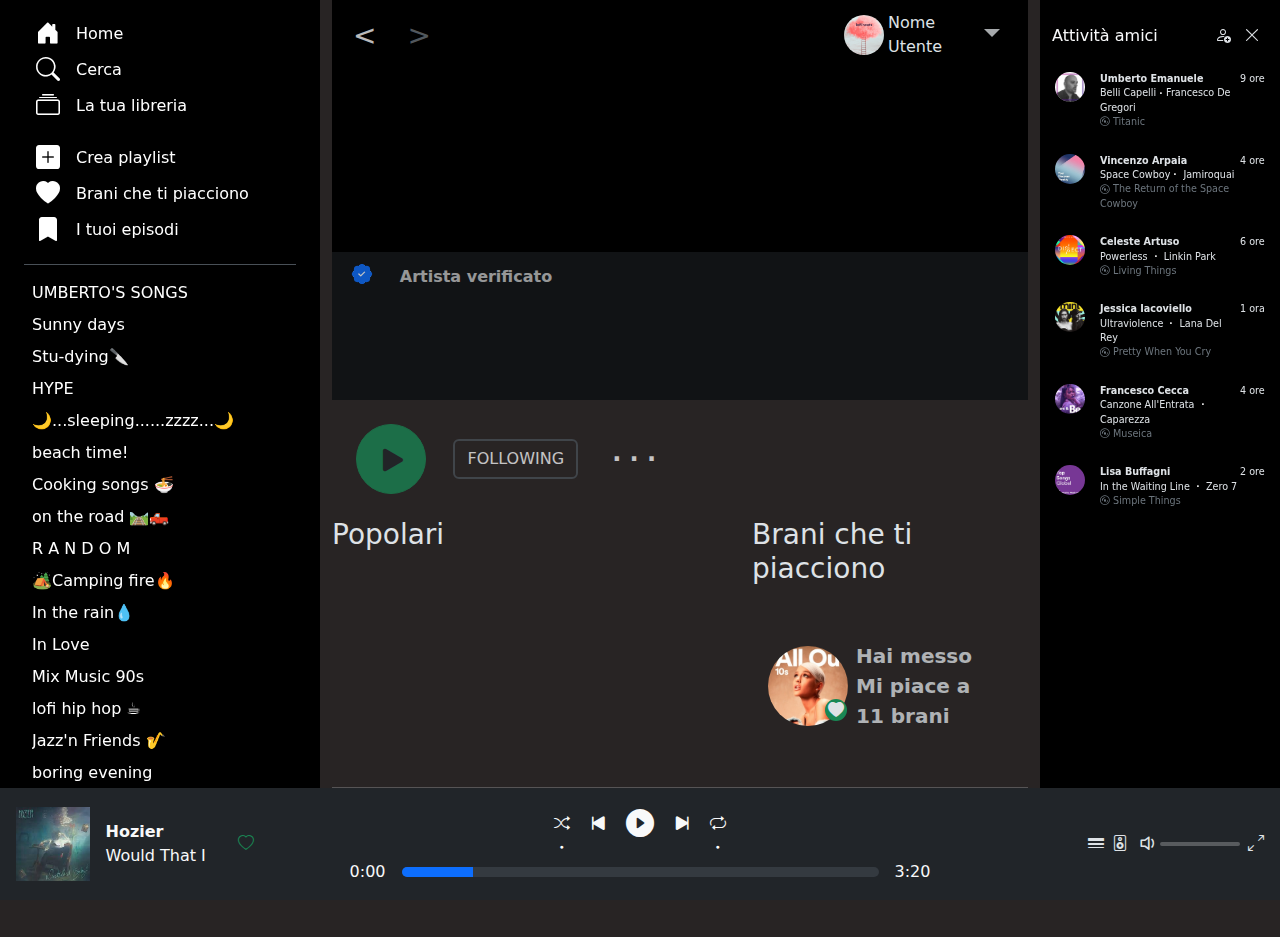
<file: artist_Frank.html>
<!DOCTYPE html>
<html lang="en">

<head>
    <meta charset="UTF-8">
    <meta name="viewport" content="width=device-width, initial-scale=1.0">
    <title>Spotify-Homepage</title>
    <link rel="stylesheet" href="https://cdn.jsdelivr.net/npm/bootstrap@5.3.2/dist/css/bootstrap.min.css">
    <link rel="stylesheet" href="https://cdn.jsdelivr.net/npm/bootstrap-icons@1.11.2/font/bootstrap-icons.min.css">
    <link rel="stylesheet" href="assets/css/style.css">
    <link rel="stylesheet" href="https://cdn.jsdelivr.net/npm/bootstrap-icons@1.11.2/font/bootstrap-icons.min.css">
    
    <script src="assets/js/script_artist.js"></script>
</head>

<body data-bs-theme="dark" class="user-select-none">
    <div id="body-container" class="container-fluid">
        <div id="body-row" class="row">

            <header class="col-12 col-lg-3 order-2 order-lg-0 z-3 position-sticky bottom-0">
                <!-- navbar sulla sx -->
                <!-- MOBILE: si divide in alto e in basso -->
                <div class="sticky-top">
                    <nav>
                        <!-- menù fisso in alto -->
                        <!-- MOBILE: fissato in basso home, cerca, libreria -->
                        <div class="menu container">
                            <div class="nav-down container mb-3 pt-3">  <!-- menu alto (visibile nel mobile) -->
                                <div class="row">
                                    <div class="col-4 col-lg-12">
                                        <a href="index.html" class="d-flex flex-column flex-lg-row justify-content-center justify-content-lg-start align-items-center">
                                            <i class="bi bi-house-door-fill fs-4"></i>
                                            <p class="ms-lg-3 my-0 ">Home</p>
                                        </a>
                                    </div>
                                    <div class="col-4 col-lg-12">
                                        <a href="searchMenu.html" class="d-flex flex-column flex-lg-row justify-content-center justify-content-lg-start align-items-center">
                                            <i class="bi bi-search fs-4"></i>
                                            <p class="ms-lg-3 my-0">Cerca</p>
                                        </a>
                                    </div>
                                    <div class="col-4 col-lg-12">
                                        <a href="index.html" class="d-flex flex-column flex-lg-row justify-content-center justify-content-lg-start align-items-center">
                                            <i class="bi bi-collection fs-4"></i>
                                            <p class="ms-lg-3 my-0">La tua libreria</p>
                                        </a>
                                    </div>
                                    
                                </div>
                            </div>
                            <div class="personal-area container d-none d-lg-block pb-3 border-bottom border-body-secondary"> <!-- menu basso (non visibile nel mobile) -->
                                <div class="row">
                                    <div class="col-12">
                                        <a href="index.html" class="d-flex align-items-center">
                                            <i class="bi bi-plus-square-fill fs-4"></i>
                                            <p class="ms-3 my-0">Crea playlist</p>
                                        </a>
                                    </div>
                                    <div class="col-12">
                                        <a href="index.html" class="d-flex align-items-center">
                                            <i class="bi bi-heart-fill fs-4"></i>
                                            <p class="ms-3 my-0">Brani che ti piacciono</p>
                                        </a>
                                    </div>
                                    <div class="col-12">
                                        <a href="index.html" class="d-flex align-items-center">
                                            <i class="bi bi-bookmark-fill fs-4"></i>
                                            <p class="ms-3 my-0">I tuoi episodi</p>
                                        </a>
                                    </div>
                                </div>
                            </div>
                        </div>
        
                        <!-- lista playlist, scrollabile -->
                        <!-- MOBILE: nascosta -->
                        <div class="lista-playlist container d-none d-lg-block" style="height: 34em;">
                            <ul class="list-unstyled ms-2 mt-3 overflow-auto" style="height: 100%;">
                                <li><a href="#">UMBERTO'S SONGS</a></li>
                                <li><a href="#">Sunny days</a></li>
                                <li><a href="#">Stu-dying🔪</a></li>
                                <li><a href="#">HYPE</a></li>
                                <li><a href="#">🌙...sleeping......zzzz...🌙</a></li>
                                <li><a href="#">beach time!</a></li>
                                <li><a href="#">Cooking songs 🍜</a></li>
                                <li><a href="#">on the road 🛤️🛻</a></li>
                                <li><a href="#">R A N D O M</a></li>
                                <li><a href="#">🏕️Camping fire🔥</a></li>
                                <li><a href="#">In the rain💧</a></li>
                                <li><a href="#">In Love</a></li>
                                <li><a href="#">Mix Music 90s</a></li>
                                <li><a href="#">lofi hip hop ☕</a></li>
                                <li><a href="#">Jazz'n Friends 🎷</a></li>
                                <li><a href="#">boring evening</a></li>
                                <li><a href="#">Vintage</a></li>
                                <li><a href="#">sea sounds 🌊</a></li>
                                <li><a href="#">Interstellar Soundtrack</a></li>
                                <li><a href="#">LO ZECCHINO D'ORO</a></li>
                                <li><a href="#">🪩 DISCO 🪩</a></li>
                                <li><a href="#">Techno Mix 2023</a></li>

                            </ul>
                        </div>
                    </nav>
                </div>
            </header>
            
            <main class="col-12 order-0 col-lg-9 p-0">
                <div class="container-fluid container-main">
                    <div class="row row-main">

                        <div id="main" class="col-12 col-lg-9">  <!-- main principale -->
                            <!-- slideshow annunci -->
                            <!-- MOBILE: nascosta -->

                            <section class="artist-banner position-relative">
                                <!-- banner artista -->
                                <div class=" p-2">
                                    <span class="btn text-light fs-3 ">&lt;</span> <span class="btn text-secondary fs-3">&gt;</span>
                                </div>
                                <div class="profile-image-dropdown" style="">
                                    <img src="assets/imgs/main/image-5.jpg" alt="Profilo Utente" class="rounded-circle" style="width: 40px;"> 
                                    <p class="m-1">Nome Utente</p>
                                    <div class="dropdown">
                                        <button class="btn dropdown-toggle  border-0 fs-3" type="button" id="dropdownMenuButton1" data-bs-toggle="dropdown" aria-expanded="false">
                                            
                                        </button>
                                        <ul class="dropdown-menu" aria-labelledby="dropdownMenuButton1">
                                            <li><a class="dropdown-item" href="#">Profilo</a></li>
                                            <li><a class="dropdown-item" href="#">Premium</a></li>
                                            <li><a class="dropdown-item" href="#">Disconnetti</a></li>
                                        </ul>
                                    </div>
                                </div>
                                <div class="container-fluid text-light position-absolute bottom-0 start-0 bg-dark bg-opacity-50">
                                    
                                    <span class="fw-bold fs-3 p-3">
                                        <svg xmlns="http://www.w3.org/2000/svg" width="20" height="20" fill="currentColor" class="bi bi-patch-check-fill text-primary " viewBox="0 0 16 16">
                                        <path d="M10.067.87a2.89 2.89 0 0 0-4.134 0l-.622.638-.89-.011a2.89 2.89 0 0 0-2.924 2.924l.01.89-.636.622a2.89 2.89 0 0 0 0 4.134l.637.622-.011.89a2.89 2.89 0 0 0 2.924 2.924l.89-.01.622.636a2.89 2.89 0 0 0 4.134 0l.622-.637.89.011a2.89 2.89 0 0 0 2.924-2.924l-.01-.89.636-.622a2.89 2.89 0 0 0 0-4.134l-.637-.622.011-.89a2.89 2.89 0 0 0-2.924-2.924l-.89.01-.622-.636zm.287 5.984-3 3a.5.5 0 0 1-.708 0l-1.5-1.5a.5.5 0 1 1 .708-.708L7 8.793l2.646-2.647a.5.5 0 0 1 .708.708z"/>
                                      </svg> 
                                      <span class="fs-6 text-white ">Artista verificato</span>
                                    </span>
                                    <h1 class="display-3 fw-bold artistName"></h1>
                                    <p class="artistListener"></p>
                                </div>
                                
                            </section>
                            <section>                                                                            
                                    <div class="p-4 d-sm-none d-md-block">
                                    <button class="btn btn-success rounded-circle" style="width: 70px; height: 70px;"><i class="bi bi-play-fill fs-1 text-dark ms-1"></i></button>
                                    <button class="btn border border-2 text-light mx-3 ">FOLLOWING</button>
                                    <button class="btn fw-bold fs-4 text-light">· · ·</button>
                                    </div>
                                

                                    <div class="p-4 d-flex d-sm-flex d-md-none justify-content-between">
                                        
                                        <div class="d-flex">
                                            <button class="btn border border-2 border border-0">FOLLOWING</button>
                                            <button class="btn fs-1"><i class="bi bi-three-dots-vertical"></i></button>

                                        </div>
                                        <div class="d-flex">
                                            <button class="btn fs-1"><i class="bi bi-shuffle"></i></button>
                                            <button class="btn btn-success rounded-circle"><i class="bi bi-play-fill fs-1 text-dark ms-1"></i></button>
                                            
                                        </div>
                                    </div>


                                    <div class="d-none">
                                        <button class="btn btn-success rounded-circle order-sm-3 order-md-1" style="width: 70px; height: 70px;"><i class="bi bi-play-fill fs-1 text-dark ms-1"></i></button>
                                    <button class="btn border border-2 text-light mx-3 order-sm-1 order-md-2 ">FOLLOWING</button>
                                    <button class="btn fw-bold fs-4 text-light d-sm-none d-md-block order-md-3">· · ·</button>

                                    </div >
                                    
                                
                    
                                <!-- brani popolari, compresi bottoni -->
                                
                            </section>
                            <section>
                                <!-- discografia, grid 5x1 -->
                                
                    
                                <div class="row  d-flex flex-sm-column-reverse align-content-sm-center flex-md-row">
                                    <div class=" col-md-7 col-sm-12 gap-3 topTracksList">
                                        <h2 class="fs-3 mb-3 ">Popolari</h2>
                    
                                    
                    
                                    <!-- <div class="row align-items-center justify-space-between my-3 p-3 a">
                                        <div class="col-1 col-lg-1    text-center">2</div>
                                        <div class="col-3 col-lg-1 "><img src="assets/imgs/main/image-17.jpg" alt="Album Cover" class="album-cover"></div>
                                        
                                        <div class="col-4 col-lg-4 fw-bold">Ocean Avenue</div>
                                        <div class="col-1 col-lg-3 ">276,616,912</div>
                    
                                        <div class="col-lg-2 d-none d-xl-block">3:18</div>
                                      </div>
                    
                                      <div class="row align-items-center justify-space-between my-3 p-3 a">
                                        <div class="col-1 col-lg-1    text-center">3</div>
                                        <div class="col-3 col-lg-1 "><img src="assets/imgs/main/image-17.jpg" alt="Album Cover" class="album-cover"></div>
                                        <div class="col-4 col-lg-4 fw-bold">Ocean Avenue</div>
                                        <div class="col-1 col-lg-3 ">276,616,912</div>
                                        <div class="col-lg-2 d-none d-xl-block">3:18</div>
                                      </div>
                    
                                      <div class="row align-items-center justify-space-between my-3 p-3 a">
                                        <div class="col-1 col-lg-1    text-center">4</div>
                                        <div class="col-3 col-lg-1 "><img src="assets/imgs/main/image-17.jpg" alt="Album Cover" class="album-cover"></div>
                                        <div class="col-4 col-lg-4 fw-bold">Ocean Avenue</div>
                                        <div class="col-1 col-lg-3 ">276,616,912</div>
                                        <div class="col-lg-2 d-none d-xl-block">3:18</div>
                                      </div>
                    
                                      <div class="row align-items-center justify-space-between my-3 p-3 a">
                                        <div class="col-1 col-lg-1    text-center">5</div>
                                        <div class="col-3 col-lg-1 "><img src="assets/imgs/main/image-17.jpg" alt="Album Cover" class="album-cover"></div>
                                        <div class="col-4 col-lg-4 fw-bold">Ocean Avenue</div>
                                        <div class="col-1 col-lg-3 ">276,616,912</div>
                                        <div class="col-lg-2 d-none d-xl-block">3:18</div>
                                      </div> -->
                                    
                                    
                                  </div>
                    
                                  <div class="col-sm-12 col-md-5">
                                    <h2 class="fs-3 mb-3  d-sm-none d-md-block">Brani che ti piacciono</h2>
                                    <div class=" d-flex p-3 align-items-center">
                                        
                                        <div>
                                            <div class="position-relative">
                                                
                                                <img src="assets/imgs/search/image-12.jpg" alt="User" class="rounded-circle artistIcon" style="width: 80px;">
                                                <div class="position-absolute bg-success  rounded-circle heartIcon d-flex justify-content-center" style="width: 22px; height: 22px;">
                                                    <i class="bi bi-heart-fill" ></i>
                                                </div>
                                                
                                            </div>
                                        </div>
                                        <div class="track-info my-4 mx-2">
                                            <div class=" d-block d-md-none">Brani che ti piacciono</div>
                                            <span class="fw-bold fs-5 likedTracksN">Hai messo Mi piace a 11 brani</span>
                                            <p class="mb-0  artistName"></p>
                                        </div>
                                    </div>
                                </div>
                    
                                </div>
                                <hr>    
                            </section>
         
                       
                        </div>
        
                        <aside class="col-3 p-0 bg-black d-none d-lg-block z-2" style="height: 100%;">
                            <!-- attività amici, fissato sulla dx, possibilità di nasconderlo -->
                            <!-- MOBILE: nascosta -->
                            <div class="sidebar container m-0 w-100">
                                <div class="sticky-top">
                                    <div class="row">
                                        <div class="d-flex justify-content-between align-items-center py-4">
                                            <h6 class="text-light m-0">Attività amici</h6>
                                                <div>
                                                    <i class="bi bi-person-add me-2"></i>
                                                    <i id="FaCloseBtn" class="bi bi-x-lg me-2"></i>
                                                </div>
                                        </div>
                                    </div>
                                    <!-- "cards" attività amici -->
                                    <div id="sidebar-friends">
                                       
                                            <div class="friend-card row row-cols-3 mb-4">
                                                <div class="col-3 p-0 text-center">
                                                    <img class="rounded-circle w-50" src="assets/imgs/main/umberto.jpeg" alt="">
                                                </div>
                                                <div class="col-7 p-0">
                                                    <p class="my-0 fw-bold">Umberto Emanuele</p>
                                                    <p class="my-0">Belli Capelli<i class="bi bi-dot text-white"></i>Francesco De Gregori</p>
                                                    <p class="text-secondary m-0"><i class="bi bi-disc text-secondary"></i> Titanic</p>
                                                </div>
                                                <div class="col-2 p-0">
                                                    <p>9 ore</p>
                                                </div>
                                            </div>
                                            <div class="friend-card row row-cols-3 mb-4">
                                                <div class="col-3 p-0 text-center">
                                                    <img class="rounded-circle w-50" src="assets/imgs/search/image-1.jpeg" alt="">
                                                </div>
                                                <div class="col-7 p-0">
                                                    <p class="my-0 fw-bold">Vincenzo Arpaia</p>
                                                    <p class="my-0">Space Cowboy<i class="bi bi-dot text-white"></i> Jamiroquai</p>
                                                    <p class="text-secondary m-0"><i class="bi bi-disc text-secondary"></i> The Return of the Space Cowboy</p>
                                                </div>
                                                <div class="col-2 p-0">
                                                    <p>4 ore</p>
                                                </div>
                                            </div>
                                            <div class="friend-card row row-cols-3 mb-4">
                                                <div class="col-3 p-0 text-center">
                                                    <img class="rounded-circle w-50" src="assets/imgs/search/image-2.jpg" alt="">
                                                </div>
                                                <div class="col-7 p-0">
                                                    <p class="my-0 fw-bold">Celeste Artuso</p>
                                                    <p class="my-0">Powerless <i class="bi bi-dot text-white"></i> Linkin Park</p>
                                                    <p class="text-secondary m-0"><i class="bi bi-disc text-secondary"></i> Living Things</p>
                                                </div>
                                                <div class="col-2 p-0">
                                                    <p>6 ore</p>
                                                </div>
                                            </div>
                                            <div class="friend-card row row-cols-3 mb-4">
                                                <div class="col-3 p-0 text-center">
                                                    <img class="rounded-circle w-50" src="assets/imgs/search/image-4.jpg" alt="">
                                                </div>
                                                <div class="col-7 p-0">
                                                    <p class="my-0 fw-bold">Jessica Iacoviello</p>
                                                    <p class="my-0">Ultraviolence <i class="bi bi-dot text-white"></i> Lana Del Rey</p>
                                                    <p class="text-secondary m-0"><i class="bi bi-disc text-secondary"></i> Pretty When You Cry</p>
                                                </div>
                                                <div class="col-2 p-0">
                                                    <p>1 ora</p>
                                                </div>
                                            </div>
                                            <div class="friend-card row row-cols-3 mb-4">
                                                <div class="col-3 p-0 text-center">
                                                    <img class="rounded-circle w-50" src="assets/imgs/search/image-6.jpg" alt="">
                                                </div>
                                                <div class="col-7 p-0">
                                                    <p class="my-0 fw-bold">Francesco Cecca</p>
                                                    <p class="my-0">Canzone All'Entrata <i class="bi bi-dot text-white"></i> Caparezza</p>
                                                    <p class="text-secondary m-0"><i class="bi bi-disc text-secondary"></i> Museica</p>
                                                </div>
                                                <div class="col-2 p-0">
                                                    <p>4 ore</p>
                                                </div>
                                            </div>
                                            <div class="friend-card row row-cols-3 mb-4">
                                                <div class="col-3 p-0 text-center">
                                                    <img class="rounded-circle w-50" src="assets/imgs/search/image-14.jpg" alt="">
                                                </div>
                                                <div class="col-7 p-0">
                                                    <p class="my-0 fw-bold">Lisa Buffagni</p>
                                                    <p class="my-0">In the Waiting Line <i class="bi bi-dot text-white"></i> Zero 7</p>
                                                    <p class="text-secondary m-0"><i class="bi bi-disc text-secondary"></i> Simple Things</p>
                                                </div>
                                                <div class="col-2 p-0">
                                                    <p>2 ore</p>
                                                </div>
                                            </div>
                                       
                                    </div>
                                </div>
                            </div>
                        </aside>
                    </div>
                </div>
            </main>

            <!-- Player versione desktop --> 
            <!-- menù in basso, link ad artista, info sul brano ecc -->
            <nav id="player-desktop" class="position-sticky bottom-0  px-0 z-3 order-1">
                <div class="bottom-0 bg-dark w-100 px-3 d-none d-lg-block" data-bs-theme="'dark">
                    <div class="row">
                        <div class="col-3 d-flex align-items-center ">
                            <img class="w-25 p" src="assets/imgs/main/image-20.jpeg" alt="">
                            <div class="p-3">
                                <p class="text-light fw-semibold m-0 ">Hozier</p>
                                <p class="text-light m-0">Would That I</p>
                            </div>
                            <i class="bi bi-heart text-success m-3"></i>
                        </div>

                        <div class="col-6 p-0">
                            <div class="d-flex justify-content-center align-items-center">
                                <div class="d-flex flex-column justify-content-center mt-4">
                                    <a href="#"><i class="bi bi-shuffle text-light"></i></a>
                                    <i class="bi bi-dot text-white"></i>
                                </div>
                                <a href="#"><i class="bi bi-skip-start-fill text-light fs-4 ms-3"></i></a>
                                <a href="#"><i class="bi bi-play-circle-fill text-light fs-3 mx-3"></i></a>
                                <a href="#"><i class="bi bi-skip-end-fill text-light fs-4 me-3"></i></a>

                                <div class="d-flex flex-column justify-content-center mt-4">
                                    <a href="#"><i class="bi bi-repeat text-light"></i></a>
                                    <i class="bi bi-dot text-white"></i>
                                </div>
                            </div>
                            <div class="d-flex justify-content-center align-items-baseline">
                                <p class="text-light me-3">0:00</p>
                                <div class="progress w-75" role="progressbar" aria-label="Basic example" aria-valuemin="0" aria-valuemax="100" style="height: 10px">
                                <div class="progress-bar" style="width: 15%;"></div>
                                </div>
                                <p class="text-light ms-3">3:20</p>
                            </div>
                        </div>
                        <div class="col-3 d-flex align-items-center justify-content-end">
                            <i class="bi bi-border-width"></i>
                            <i class="bi bi-speaker ms-2"></i>
                            <i class="bi bi-volume-down ms-2 fs-4"></i>
                            <hr style="width: 5em;" class="border border-2 rounded-1 border-white">
                            <i class="bi bi-arrows-angle-expand ms-2 "></i>
                        </div>
                    </div>
                </div>
            </nav>

            <!-- Player versione mobile: fissato sopra la navbar -->
            <nav id="player-mobile" class="d-lg-none p-0 px-2 position-sticky" style="bottom: 6em;">
                <div class="container-fluid  border rounded-1">
                    <div class="row bg-body-secondary p-2">
                        <div class="col-1 d-flex align-items-center">
                            <img class="rounded-circle w-100" src="assets/imgs/search/image-1.jpeg" alt="">
                        </div>
                        <div class="col-6 d-flex align-items-center">
                            <a href="#">Nome artista</a>
                        </div>
                        <div class="col-5 d-flex align-items-center justify-content-end fs-4">
                            <a href="#"><i class="bi bi-speaker"></i></a>
                            <a href="#" class="mx-2"><i class="bi bi-heart mx-2"></i></a>
                            <a href="#"><i class="bi bi-play-fill fs-2"></i></a>
                        </div>
                    </div>
                </div>
            </nav>

        </div>
    </div>
    <script src="https://cdn.jsdelivr.net/npm/bootstrap@5.3.2/dist/js/bootstrap.bundle.min.js"></script>
</body>

</html>
</file>
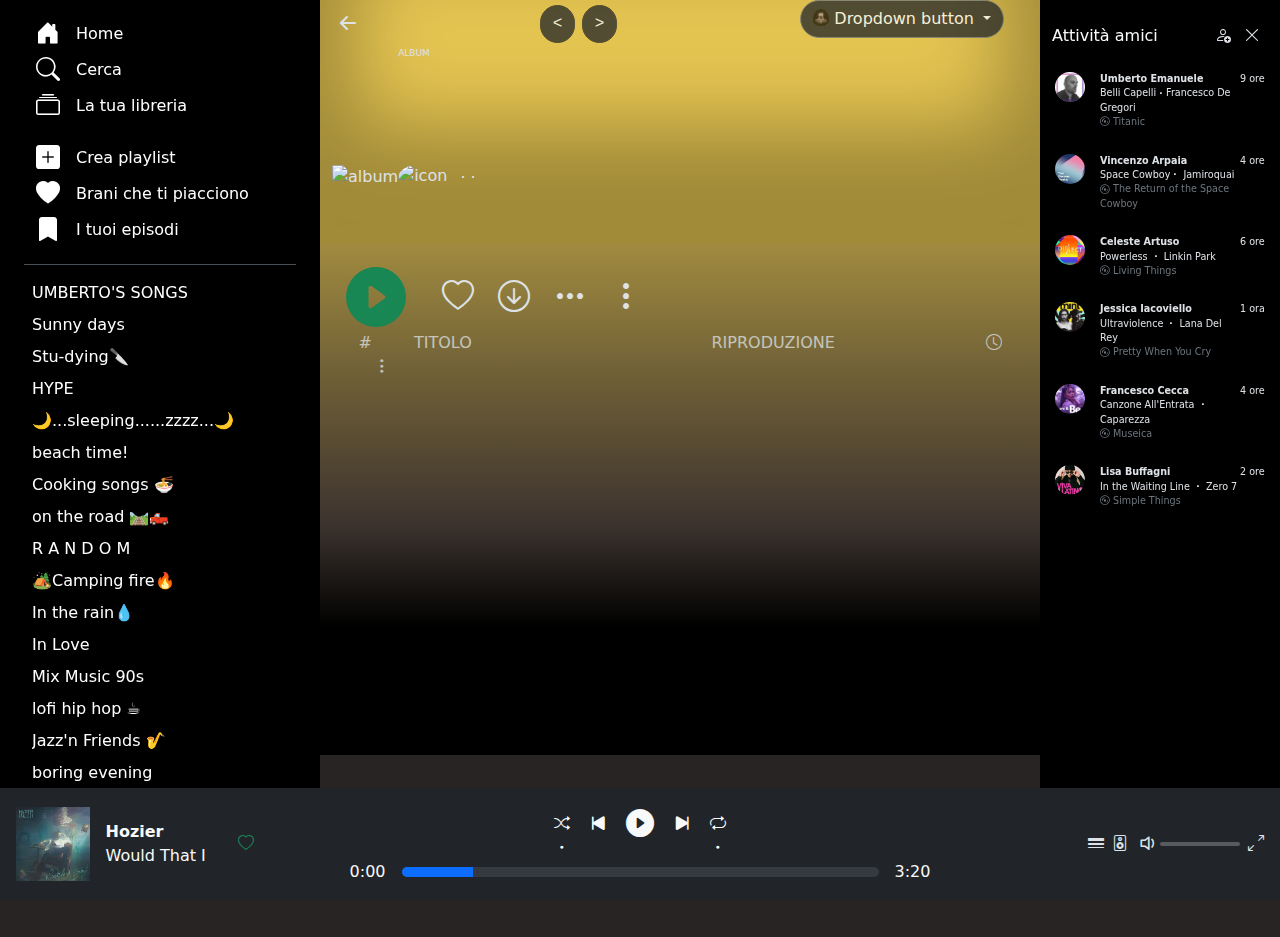
<file: lisa.html>
<!DOCTYPE html>
<html lang="en" data-bs-theme = 'dark'>
<head>
    <meta charset="UTF-8">
    <meta name="viewport" content="width=device-width, initial-scale=1.0">
    <title>Spotify-Homepage</title>
    <link rel="stylesheet" href="https://cdn.jsdelivr.net/npm/bootstrap@5.3.2/dist/css/bootstrap.min.css">
    <link rel="stylesheet" href="https://cdn.jsdelivr.net/npm/bootstrap-icons@1.11.2/font/bootstrap-icons.min.css">
    <link rel="stylesheet" href="assets/css/circular-font.css">
    <link rel="stylesheet" href="assets/css/style.css">
    <script src="assets/js/script_album.js"></script>
</head>

<body data-bs-theme="dark" class="user-select-none">
    <div id="body-container" class="container-fluid">
        <div id="body-row" class="row">

            <header class="col-12 col-lg-3 order-2 order-lg-0 z-3 position-sticky bottom-0" >
                <!-- navbar sulla sx -->
                <!-- MOBILE: si divide in alto e in basso -->
                <div class="sticky-top">
                    <nav>
                        <!-- menù fisso in alto -->
                        <!-- MOBILE: fissato in basso home, cerca, libreria -->
                        <div class="menu container">
                            <div class="nav-down container mb-3 pt-3">  <!-- menu alto (visibile nel mobile) -->
                                <div class="row">
                                    <div class="col-4 col-lg-12">
                                        <a href="index.html" class="d-flex flex-column flex-lg-row justify-content-center justify-content-lg-start align-items-center">
                                            <i class="bi bi-house-door-fill fs-4"></i>
                                            <p class="ms-lg-3 my-0 ">Home</p>
                                        </a>
                                    </div>
                                    <div class="col-4 col-lg-12">
                                        <a href="index.html" class="d-flex flex-column flex-lg-row justify-content-center justify-content-lg-start align-items-center">
                                            <i class="bi bi-search fs-4"></i>
                                            <p class="ms-lg-3 my-0">Cerca</p>
                                        </a>
                                    </div>
                                    <div class="col-4 col-lg-12">
                                        <a href="index.html" class="d-flex flex-column flex-lg-row justify-content-center justify-content-lg-start align-items-center">
                                            <i class="bi bi-collection fs-4"></i>
                                            <p class="ms-lg-3 my-0">La tua libreria</p>
                                        </a>
                                    </div>
                                    
                                </div>
                            </div>
                            <div class="personal-area container d-none d-lg-block pb-3 border-bottom border-body-secondary"> <!-- menu basso (non visibile nel mobile) -->
                                <div class="row">
                                    <div class="col-12">
                                        <a href="index.html" class="d-flex align-items-center">
                                            <i class="bi bi-plus-square-fill fs-4"></i>
                                            <p class="ms-3 my-0">Crea playlist</p>
                                        </a>
                                    </div>
                                    <div class="col-12">
                                        <a href="index.html" class="d-flex align-items-center">
                                            <i class="bi bi-heart-fill fs-4"></i>
                                            <p class="ms-3 my-0">Brani che ti piacciono</p>
                                        </a>
                                    </div>
                                    <div class="col-12">
                                        <a href="index.html" class="d-flex align-items-center">
                                            <i class="bi bi-bookmark-fill fs-4"></i>
                                            <p class="ms-3 my-0">I tuoi episodi</p>
                                        </a>
                                    </div>
                                </div>
                            </div>
                        </div>
        
                        <!-- lista playlist, scrollabile -->
                        <!-- MOBILE: nascosta -->
                        <div class="lista-playlist container d-none d-lg-block" style="height: 34em;">
                            <ul class="list-unstyled ms-2 mt-3 overflow-auto" style="height: 100%;">
                                <li><a href="#">UMBERTO'S SONGS</a></li>
                                <li><a href="#">Sunny days</a></li>
                                <li><a href="#">Stu-dying🔪</a></li>
                                <li><a href="#">HYPE</a></li>
                                <li><a href="#">🌙...sleeping......zzzz...🌙</a></li>
                                <li><a href="#">beach time!</a></li>
                                <li><a href="#">Cooking songs 🍜</a></li>
                                <li><a href="#">on the road 🛤️🛻</a></li>
                                <li><a href="#">R A N D O M</a></li>
                                <li><a href="#">🏕️Camping fire🔥</a></li>
                                <li><a href="#">In the rain💧</a></li>
                                <li><a href="#">In Love</a></li>
                                <li><a href="#">Mix Music 90s</a></li>
                                <li><a href="#">lofi hip hop ☕</a></li>
                                <li><a href="#">Jazz'n Friends 🎷</a></li>
                                <li><a href="#">boring evening</a></li>
                                <li><a href="#">Vintage</a></li>
                                <li><a href="#">sea sounds 🌊</a></li>
                                <li><a href="#">Interstellar Soundtrack</a></li>
                                <li><a href="#">LO ZECCHINO D'ORO</a></li>
                                <li><a href="#">🪩 DISCO 🪩</a></li>
                                <li><a href="#">Techno Mix 2023</a></li><!--  -->
                            </ul>
                        </div>
                    </nav>
                </div>
            </header>
            
            <main class="col-12 order-0 col-lg-9 p-0 d-flex">
                <div class="container-fluid container-main">
                    <div class="row row-main">

                        <div id="main" class="col-12 col-lg-9 p-0">  <!-- main principale -->
                                <section class="bannerAlbum container-fluid">
                                    <!-- banner dell'album -->
                                    <div class="buttons w-auto d-flex justify-content-between">
                                        <i class="bi bi-arrow-left-short  fs-2"><a href=""></a></i>
                    
                                        <div class="font-monospace d-flex align-items-center">
                                            <button type="button" class="btn btn-dark bg-dark text-white rounded-5">&lt;</button>
                                            <button type="button" class="btn btn-dark bg-dark text-white rounded-5">&gt;</button>
                                        </div>
                    
                                        <div class="dropdown">
                                            <button class="btn btn-secondary dropdown-toggle rounded-5 bg-dark opacity-75 me-4" type="button" data-bs-toggle="dropdown" aria-expanded="false">
                                                <img src="assets/imgs/main/image-1.jpg" alt="profile" class="profile rounded-circle">
                                                Dropdown button
                                            </button>
                                            </ul>
                                        </div>
                                    </div>
                    
                                    <div class="d-flex align-items-end">
                                        <img alt="album" id="album" class="albumCover  immagine" >
                                          
                                        
                    
                    
                                        <div class="title">
                                            <h2 class="text-uppercase">Album</h2>
                                            <h1 class="albumTitle albumNome"></h1>
                    
                                            <div class="">
                                                <img  alt="icon" class="rounded-circle me-2 band albumArtistIcon">
                                                <p class="d-inline albumInfo">
                                                    <strong class="albumArtist"></strong>
                                                    &middot;   &middot; 
                                                </p>
                                            </div>
                                        </div>
                                    </div>
                    
                                    
                                </section>
                    
                                <section class="brani 
                                
                                ">
                                    <!-- lista dei brani con bottoni -->
                                    <div class="icons p-0 pt-4 d-flex">
                                        <div id="play" class="play text-success">
                                            <svg xmlns="http://www.w3.org/2000/svg" width="60" height="60" fill="currentColor" class="bi bi-play-circle-fill " viewBox="0 0 16 16">
                                                <path d="M16 8A8 8 0 1 1 0 8a8 8 0 0 1 16 0M6.79 5.093A.5.5 0 0 0 6 5.5v5a.5.5 0 0 0 .79.407l3.5-2.5a.5.5 0 0 0 0-.814l-3.5-2.5"/>
                                            </svg>
                                        </div>
                                        <div class="iconeBrani">
                                            <i class="bi bi-heart fs-2 ps-4"></i>
                                            <i class="bi bi-arrow-down-circle fs-2 ps-4"></i>
                                            <i id="horizontalDots" class="bi bi-three-dots fs-2 ps-4"></i>
                                            <i id="verticalDots" class="bi bi-three-dots-vertical fs-2 ps-4"></i>
                                        </div>
                                    </div>
                    
                                    <div class="albumTrackList">
                                        <div id="legenda" class="row pt-1 pb-1 object-fit-contain text-uppercase">
                                            <div class="col-sm-none col-md-1 opacity-75">#</div>
                                            <div class="col-sm-12 col-md-6 opacity-75">Titolo</div>
                                            <div class="col-sm-none col-md-2 opacity-75 d-flex flex-row-reverse"><div class="">Riproduzione</div></div>
                                            <div class="col-sm-none col-md-2 opacity-75"></div>
                                            <div class="col-sm-none col-md-1 opacity-75 d-flex flex-row-reverse"><i class="bi bi-clock"></i></div>
                                            <div class="col-sm-1 col-md-none opacity-75 d-flex flex-row-reverse"><i class="bi bi-three-dots-vertical"></i></div>
                                        </div>
                                    </div>
                                </section> 
                                
                            
                        </div>
        
                        <aside class="col-3 p-0 bg-black d-none d-lg-block z-2" style="height: 100%;">
                            <!-- attività amici, fissato sulla dx, possibilità di nasconderlo -->
                            <!-- MOBILE: nascosta -->
                            <div class="sidebar container m-0 w-100">
                                <div class="sticky-top">
                                    <div class="row">
                                        <div class="d-flex justify-content-between align-items-center py-4">
                                            <h6 class="text-light m-0">Attività amici</h6>
                                                <div>
                                                    <i class="bi bi-person-add me-2"></i>
                                                    <i id="FaCloseBtn" class="bi bi-x-lg me-2"></i>
                                                </div>
                                        </div>
                                    </div>
                                    <!-- "cards" attività amici -->
                                    <div id="sidebar-friends">
                                       
                                            <div class="friend-card row row-cols-3 mb-4">
                                                <div class="col-3 p-0 text-center">
                                                    <img class="rounded-circle w-50" src="assets/imgs/main/umberto.jpeg" alt="">
                                                </div>
                                                <div class="col-7 p-0">
                                                    <p class="my-0 fw-bold">Umberto Emanuele</p>
                                                    <p class="my-0">Belli Capelli<i class="bi bi-dot text-white"></i>Francesco De Gregori</p>
                                                    <p class="text-secondary m-0"><i class="bi bi-disc text-secondary"></i> Titanic</p>
                                                </div>
                                                <div class="col-2 p-0">
                                                    <p>9 ore</p>
                                                </div>
                                            </div>
                                            <div class="friend-card row row-cols-3 mb-4">
                                                <div class="col-3 p-0 text-center">
                                                    <img class="rounded-circle w-50" src="assets/imgs/search/image-1.jpeg" alt="">
                                                </div>
                                                <div class="col-7 p-0">
                                                    <p class="my-0 fw-bold">Vincenzo Arpaia</p>
                                                    <p class="my-0">Space Cowboy<i class="bi bi-dot text-white"></i> Jamiroquai</p>
                                                    <p class="text-secondary m-0"><i class="bi bi-disc text-secondary"></i> The Return of the Space Cowboy</p>
                                                </div>
                                                <div class="col-2 p-0">
                                                    <p>4 ore</p>
                                                </div>
                                            </div>
                                            <div class="friend-card row row-cols-3 mb-4">
                                                <div class="col-3 p-0 text-center">
                                                    <img class="rounded-circle w-50" src="assets/imgs/search/image-2.jpg" alt="">
                                                </div>
                                                <div class="col-7 p-0">
                                                    <p class="my-0 fw-bold">Celeste Artuso</p>
                                                    <p class="my-0">Powerless <i class="bi bi-dot text-white"></i> Linkin Park</p>
                                                    <p class="text-secondary m-0"><i class="bi bi-disc text-secondary"></i> Living Things</p>
                                                </div>
                                                <div class="col-2 p-0">
                                                    <p>6 ore</p>
                                                </div>
                                            </div>
                                            <div class="friend-card row row-cols-3 mb-4">
                                                <div class="col-3 p-0 text-center">
                                                    <img class="rounded-circle w-50" src="assets/imgs/search/image-4.jpg" alt="">
                                                </div>
                                                <div class="col-7 p-0">
                                                    <p class="my-0 fw-bold">Jessica Iacoviello</p>
                                                    <p class="my-0">Ultraviolence <i class="bi bi-dot text-white"></i> Lana Del Rey</p>
                                                    <p class="text-secondary m-0"><i class="bi bi-disc text-secondary"></i> Pretty When You Cry</p>
                                                </div>
                                                <div class="col-2 p-0">
                                                    <p>1 ora</p>
                                                </div>
                                            </div>
                                            <div class="friend-card row row-cols-3 mb-4">
                                                <div class="col-3 p-0 text-center">
                                                    <img class="rounded-circle w-50" src="assets/imgs/search/image-6.jpg" alt="">
                                                </div>
                                                <div class="col-7 p-0">
                                                    <p class="my-0 fw-bold">Francesco Cecca</p>
                                                    <p class="my-0">Canzone All'Entrata <i class="bi bi-dot text-white"></i> Caparezza</p>
                                                    <p class="text-secondary m-0"><i class="bi bi-disc text-secondary"></i> Museica</p>
                                                </div>
                                                <div class="col-2 p-0">
                                                    <p>4 ore</p>
                                                </div>
                                            </div>
                                            <div class="friend-card row row-cols-3 mb-4">
                                                <div class="col-3 p-0 text-center">
                                                    <img class="rounded-circle w-50" src="assets/imgs/search/image-5.jpg" alt="">
                                                </div>
                                                <div class="col-7 p-0">
                                                    <p class="my-0 fw-bold">Lisa Buffagni</p>
                                                    <p class="my-0">In the Waiting Line <i class="bi bi-dot text-white"></i> Zero 7</p>
                                                    <p class="text-secondary m-0"><i class="bi bi-disc text-secondary"></i> Simple Things</p>
                                                </div>
                                                <div class="col-2 p-0">
                                                    <p>2 ore</p>
                                                </div>
                                            </div>
                                       
                                    </div>
                                </div>
                            </div>
                        </aside>
                    </div>
                </div>

            </main>
            <!-- Player versione desktop --> 
            <!-- menù in basso, link ad artista, info sul brano ecc -->
            <nav id="player-desktop" class="position-sticky bottom-0  px-0 z-3 order-1">
                <div class="bottom-0 bg-dark w-100 px-3 d-none d-lg-block" data-bs-theme="'dark">
                    <div class="row">
                        <div class="col-3 d-flex align-items-center ">
                            <img class="w-25 p" src="assets/imgs/main/image-20.jpeg" alt="">
                            <div class="p-3">
                                <p class="text-light fw-semibold m-0 ">Hozier</p>
                                <p class="text-light m-0">Would That I</p>
                            </div>
                            <i class="bi bi-heart text-success m-3"></i>
                        </div>

                        <div class="col-6 p-0">
                            <div class="d-flex justify-content-center align-items-center">
                                <div class="d-flex flex-column justify-content-center mt-4">
                                    <a href="#"><i class="bi bi-shuffle text-light"></i></a>
                                    <i class="bi bi-dot text-white"></i>
                                </div>
                                <a href="#"><i class="bi bi-skip-start-fill text-light fs-4 ms-3"></i></a>
                                <a href="#"><i class="bi bi-play-circle-fill text-light fs-3 mx-3"></i></a>
                                <a href="#"><i class="bi bi-skip-end-fill text-light fs-4 me-3"></i></a>

                                <div class="d-flex flex-column justify-content-center mt-4">
                                    <a href="#"><i class="bi bi-repeat text-light"></i></a>
                                    <i class="bi bi-dot text-white"></i>
                                </div>
                            </div>
                            <div class="d-flex justify-content-center align-items-baseline">
                                <p class="text-light me-3">0:00</p>
                                <div class="progress w-75" role="progressbar" aria-label="Basic example" aria-valuemin="0" aria-valuemax="100" style="height: 10px">
                                <div class="progress-bar" style="width: 15%;"></div>
                                </div>
                                <p class="text-light ms-3">3:20</p>
                            </div>
                        </div>
                        <div class="col-3 d-flex align-items-center justify-content-end">
                            <i class="bi bi-border-width"></i>
                            <i class="bi bi-speaker ms-2"></i>
                            <i class="bi bi-volume-down ms-2 fs-4"></i>
                            <hr style="width: 5em;" class="border border-2 rounded-1 border-white">
                            <i class="bi bi-arrows-angle-expand ms-2 "></i>
                        </div>
                    </div>
                </div>
            </nav>

            <!-- Player versione mobile: fissato sopra la navbar -->
            <nav id="player-mobile" class="d-lg-none p-0 px-2 position-sticky" style="bottom: 6em;">
                <div class="container-fluid  border rounded-1">
                    <div class="row bg-body-secondary p-2">
                        <div class="col-1 d-flex align-items-center">
                            <img class="rounded-circle w-100" src="assets/imgs/main/image-20.jpeg" alt="">
                        </div>
                        <div class="col-6 d-flex align-items-center">
                            <a href="#">Hozier</a>
                        </div>
                        <div class="col-5 d-flex align-items-center justify-content-end fs-4">
                            <a href="#"><i class="bi bi-speaker"></i></a>
                            <a href="#" class="mx-2"><i class="bi bi-heart mx-2"></i></a>
                            <a href="#"><i class="bi bi-play-fill fs-2"></i></a>
                        </div>
                    </div>
                </div>
            </nav>

        </div>
    </div>
    <script src="https://cdn.jsdelivr.net/npm/bootstrap@5.3.2/dist/js/bootstrap.bundle.min.js"></script>
</body>


</html>
</file>
<file: assets/css/style.css>
html, body, #body-container, #body-row {
  height: 100%;
}

a {
  color: white;
  text-decoration: none;
}

nav .lista-playlist {
  height: 100%;
}
nav li {
  margin-bottom: 0.5em;
}

header {
  background-color: black;
}

@media screen and (max-width: 991px) {
  header {
    display: block;
    background: rgb(0, 0, 0);
    background: linear-gradient(0deg, rgb(0, 0, 0) 17%, rgba(0, 0, 0, 0) 100%);
  }
}
.sidebar {
  height: 100vh;
  width: 30%;
}
.sidebar .friend-card {
  font-size: 0.6em;
}

html, body, #bodyContainer, #bodyRow {
  height: 100%;
}

@font-face {
  font-family: "CircularStd";
  src: url(../fonts/CircularStd-Black.otf);
  src: url(../fonts/CircularStd-BlackItalic.otf);
  src: url(../fonts/CircularStd-Bold.otf);
  src: url(../fonts/CircularStd-BoldItalic.otf);
  src: url(../fonts/CircularStd-Book.otf);
  src: url(../fonts/CircularStd-BookItalic.otf);
  src: url(../fonts/CircularStd-Light.otf);
  src: url(../fonts/CircularStd-LightItalic.otf);
  src: url(../fonts/CircularStd-Medium.otf);
  src: url(../fonts/CircularStd-MediumItalic.otf);
}
@media screen and (min-width: 769px) {
  .mobileIndex {
    display: none;
  }
}
@media screen and (max-width: 768px) {
  .desktopIndex {
    display: none;
  }
  .mobileIndex {
    background-color: rgb(24, 24, 24);
    color: rgb(255, 255, 255);
  }
  .card {
    color: rgb(255, 255, 255);
    background: linear-gradient(158deg, rgb(130, 3, 3) 0%, rgb(0, 0, 0) 100%);
  }
  .card-title {
    color: gray;
    font-weight: bold;
  }
  .card-text {
    font-weight: bold;
    font-size: larger;
  }
  .footerPlaylist {
    color: gray;
    font-size: large;
  }
  .bi-heart-fill {
    color: rgb(30, 215, 96);
  }
  .bi-play-circle-fill {
    color: rgb(255, 255, 255);
  }
}
.desktopIndex {
  background-color: rgb(24, 24, 24);
}

.bottoneVerdee {
  background-color: rgb(30, 215, 96);
  color: rgb(24, 24, 24);
  border: 1px solid rgb(30, 215, 96);
  border-radius: 20px;
  margin-right: 10px;
  margin-left: 20px;
  padding-left: 25px;
  padding-right: 25px;
  margin-bottom: 20px;
}
.bottoneVerdee:hover {
  background: #70eb9c;
}

.bottoneSalva {
  background-color: rgb(24, 24, 24);
  color: rgb(255, 255, 255);
  border: 1px solid rgb(255, 255, 255);
  border-radius: 20px;
  margin-right: 20px;
  margin-left: 10px;
  padding-left: 25px;
  padding-right: 25px;
  margin-bottom: 20px;
}

.bottoneAnnunci {
  background-color: rgb(24, 24, 24);
  color: gray;
  border-radius: 15px;
  opacity: 0.5;
}

.rowPics img {
  width: 100%;
  height: 100%;
}


section {
  width: 100%;
}

.brani {
  background: rgb(0, 0, 0);
  background: linear-gradient(360deg, rgb(0, 0, 0) 25%, rgb(60, 51, 46) 45%, rgb(113, 97, 55) 75%, rgb(161, 139, 63) 100%);
  height: 40vw;
  padding: 0 3vw 0 3vw;
}

.bannerAlbum {
  background-color: #e5c551;
  box-shadow: inset 0px -84px 82px 34px rgba(0, 0, 0, 0.3);
  background-size: cover;
  height: 19vw;
}

.album {
  box-shadow: 0px 0px 82px 34px rgba(0, 0, 0, 0.2);
  width: 12vw;
  margin: 2vw 1vw 1vw 1.5vw;
}

main > section > div:nth-of-type(1) {
  padding: 1vw 0 0 1vw;
}

.buttons {
  width: 100%;
}

button {
  opacity: 75%;
  font-size: 1.2vw;
  margin-right: 0.5vw;
}

button:hover {
  opacity: 50%;
}

.profile {
  width: 1.3vw;
  padding-bottom: 0.3vw;
}

h2 {
  font-size: 0.7vw;
}

h1 {
  font-size: 5vw;
  font-weight: 800;
  height: 7vw;
}

.band {
  width: 1.5vw;
  padding-bottom: 0.3vw;
}

span {
  opacity: 75%;
}

.title {
  height: 11vw;
}

svg {
  position: relative;
  right: 1vw;
}

.iconeBrani {
  display: flex;
  align-items: center;
}

body {
  background-color: rgb(40, 36, 36);
}

.mainArtist {
  background: rgb(0, 0, 0);
  background: linear-gradient(0deg, rgb(0, 0, 0) 0%, rgb(0, 0, 0) 45%, rgb(96, 96, 96) 100%);
}

.artist-banner {
  background-color: black; /* AGGIUNGERE IMMAGINE DI COPERTINA*/
  background-size: cover;
  background-position: center;
  height: 400px;
  position: relative;
}

.profile-image-dropdown {
  position: absolute;
  top: 15px;
  right: 10px;
  display: flex;
  align-items: center;
  background-color: rgba(0, 0, 0, 0.25);
  border-radius: 10%;
  width: 25%;
  height: 10%;
}

.heartIcon {
  bottom: 5px;
  right: 1px;
}

.bi-patch-check-fill {
  background: rgb(255, 255, 255);
  background: radial-gradient(circle, rgb(255, 255, 255) 49%, rgba(2, 0, 36, 0) 51%);
  width: 30px;
}

.album-cover {
  width: 70px;
  height: 70px;
}

@media (max-width: 768px) {
  .profile-image-dropdown {
    display: none;
  }
}
.x {
  right: 5px;
  top: 0;
}

.ciao {
  position: relative;
  width: 100%;
  height: 300px;
  border: 1px solid #000;
  overflow: hidden;
  border-radius: 10%;
}

.ciao img {
  position: absolute;
  bottom: 0;
  right: -10px;
  width: 45%;
  transform: rotate(20deg);
}

/*
@media (min-width: 768px){
    .lol{
        flex-basis: 50%;
    }
}
*/
/*
@media (min-width: 768px){
    .lol{
        flex-basis: 15%;
    }
}
*/
#main, aside, .sidebar, .row-main, .container-main {
  height: 100%;
}/*# sourceMappingURL=style.css.map */
</file>
<file: assets/css/circular-font.css>
@font-face {
  font-family: "Circular";
  src: url(../fonts/CircularStd-Light.otf);
  font-weight: 300;
  font-style: normal;
}
@font-face {
  font-family: "Circular";
  src: url(../fonts/CircularStd-LightItalic.otf);
  font-weight: 300;
  font-style: italic;
}
@font-face {
  font-family: "Circular";
  src: url(../fonts/CircularStd-Book.otf);
  font-weight: 400;
  font-style: normal;
}
@font-face {
  font-family: "Circular";
  src: url(../fonts/CircularStd-BookItalic.otf);
  font-weight: 400;
  font-style: italic;
}
@font-face {
  font-family: "Circular";
  src: url(../fonts/CircularStd-Medium.otf);
  font-weight: 500;
  font-style: normal;
}
@font-face {
  font-family: "Circular";
  src: url(../fonts/CircularStd-MediumItalic.otf);
  font-weight: 500;
  font-style: italic;
}
@font-face {
  font-family: "Circular";
  src: url(../fonts/CircularStd-MediumItalic.otf);
  font-weight: 500;
  font-style: italic;
}
@font-face {
  font-family: "Circular";
  src: url(../fonts/CircularStd-Bold.otf);
  font-weight: 700;
  font-style: normal;
}
@font-face {
  font-family: "Circular";
  src: url(../fonts/CircularStd-BoldItalic.otf);
  font-weight: 700;
  font-style: italic;
}
@font-face {
  font-family: "Circular";
  src: url(../fonts/CircularStd-Black.otf);
  font-weight: 900;
  font-style: normal;
}
@font-face {
  font-family: "Circular";
  src: url(../fonts/CircularStd-BlackItalic.otf);
  font-weight: 900;
  font-style: italic;
}
</file>
